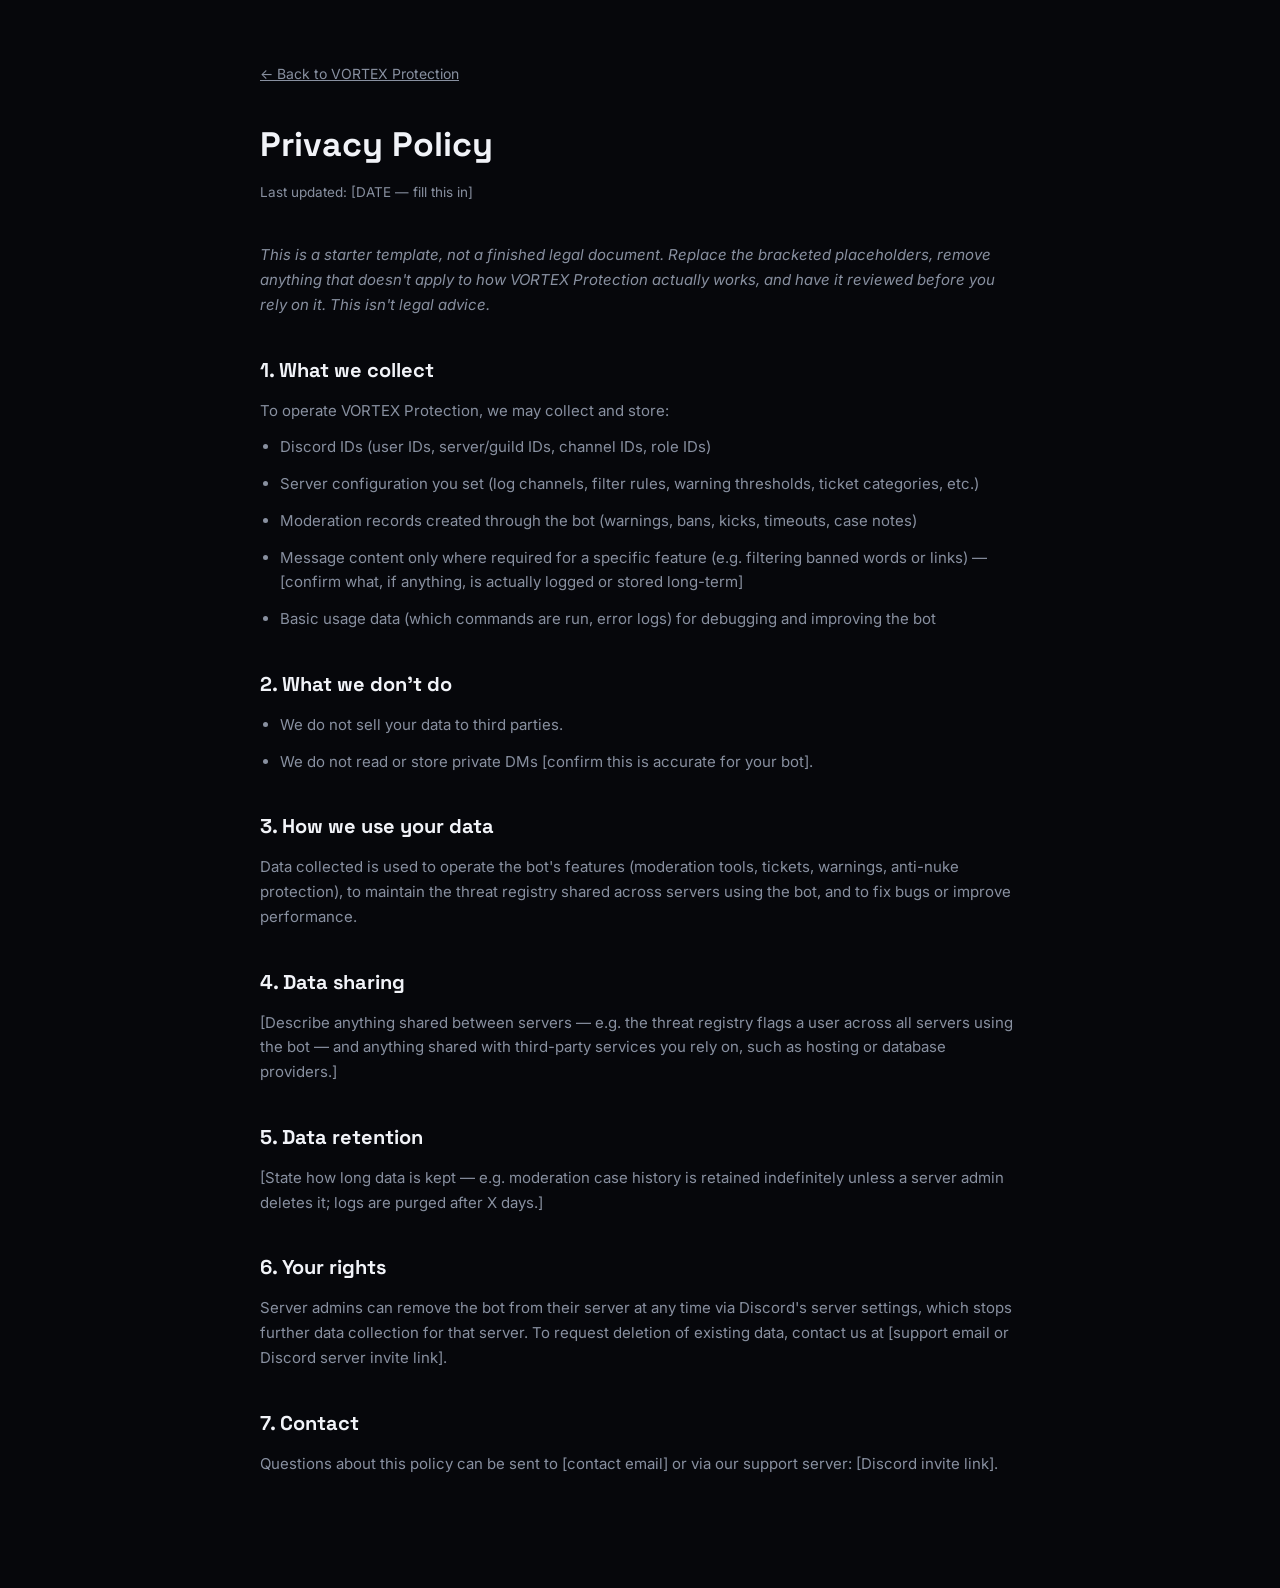
<file: privacy.html>
<!DOCTYPE html>
<html lang="en">
<head>
<meta charset="UTF-8">
<meta name="viewport" content="width=device-width, initial-scale=1.0">
<title>Privacy Policy — VORTEX Protection</title>
<link rel="preconnect" href="https://fonts.googleapis.com">
<link rel="preconnect" href="https://fonts.gstatic.com" crossorigin>
<link href="https://fonts.googleapis.com/css2?family=Space+Grotesk:wght@500;600;700&family=Inter:wght@400;500;600;700&display=swap" rel="stylesheet">
<style>
  :root{
    --bg:#06070B;
    --ink:#F1F3F8;
    --ink-muted:#8890A0;
    --safe:#34E4C4;
    --line:rgba(241,243,248,0.08);
    --display:'Space Grotesk',sans-serif;
    --body:'Inter',sans-serif;
  }
  *{box-sizing:border-box;margin:0;padding:0;}
  body{
    background:var(--bg);
    color:var(--ink);
    font-family:var(--body);
    line-height:1.65;
    padding:60px 24px 100px;
  }
  .wrap{max-width:760px;margin:0 auto;}
  a{color:var(--safe);}
  .back{display:inline-block;margin-bottom:32px;font-size:14px;color:var(--ink-muted);}
  h1{font-family:var(--display);font-size:34px;margin-bottom:8px;}
  .updated{color:var(--ink-muted);font-size:13.5px;margin-bottom:40px;}
  h2{font-family:var(--display);font-size:20px;margin:36px 0 12px;}
  p, li{color:var(--ink-muted);font-size:15px;margin-bottom:12px;}
  ul{padding-left:20px;margin-bottom:12px;}
  strong{color:var(--ink);}
</style>
</head>
<body>
  <div class="wrap">
    <a class="back" href="index.html">&larr; Back to VORTEX Protection</a>
    <h1>Privacy Policy</h1>
    <p class="updated">Last updated: [DATE — fill this in]</p>

    <p><em>This is a starter template, not a finished legal document. Replace
    the bracketed placeholders, remove anything that doesn't apply to how
    VORTEX Protection actually works, and have it reviewed before you rely
    on it. This isn't legal advice.</em></p>

    <h2>1. What we collect</h2>
    <p>To operate VORTEX Protection, we may collect and store:</p>
    <ul>
      <li>Discord IDs (user IDs, server/guild IDs, channel IDs, role IDs)</li>
      <li>Server configuration you set (log channels, filter rules, warning thresholds, ticket categories, etc.)</li>
      <li>Moderation records created through the bot (warnings, bans, kicks, timeouts, case notes)</li>
      <li>Message content only where required for a specific feature (e.g. filtering banned words or links) — [confirm what, if anything, is actually logged or stored long-term]</li>
      <li>Basic usage data (which commands are run, error logs) for debugging and improving the bot</li>
    </ul>

    <h2>2. What we don't do</h2>
    <ul>
      <li>We do not sell your data to third parties.</li>
      <li>We do not read or store private DMs [confirm this is accurate for your bot].</li>
    </ul>

    <h2>3. How we use your data</h2>
    <p>Data collected is used to operate the bot's features (moderation tools, tickets, warnings, anti-nuke protection), to maintain the threat registry shared across servers using the bot, and to fix bugs or improve performance.</p>

    <h2>4. Data sharing</h2>
    <p>[Describe anything shared between servers — e.g. the threat registry flags a user across all servers using the bot — and anything shared with third-party services you rely on, such as hosting or database providers.]</p>

    <h2>5. Data retention</h2>
    <p>[State how long data is kept — e.g. moderation case history is retained indefinitely unless a server admin deletes it; logs are purged after X days.]</p>

    <h2>6. Your rights</h2>
    <p>Server admins can remove the bot from their server at any time via Discord's server settings, which stops further data collection for that server. To request deletion of existing data, contact us at [support email or Discord server invite link].</p>

    <h2>7. Contact</h2>
    <p>Questions about this policy can be sent to [contact email] or via our support server: [Discord invite link].</p>
  </div>
</body>
</html>
</file>
